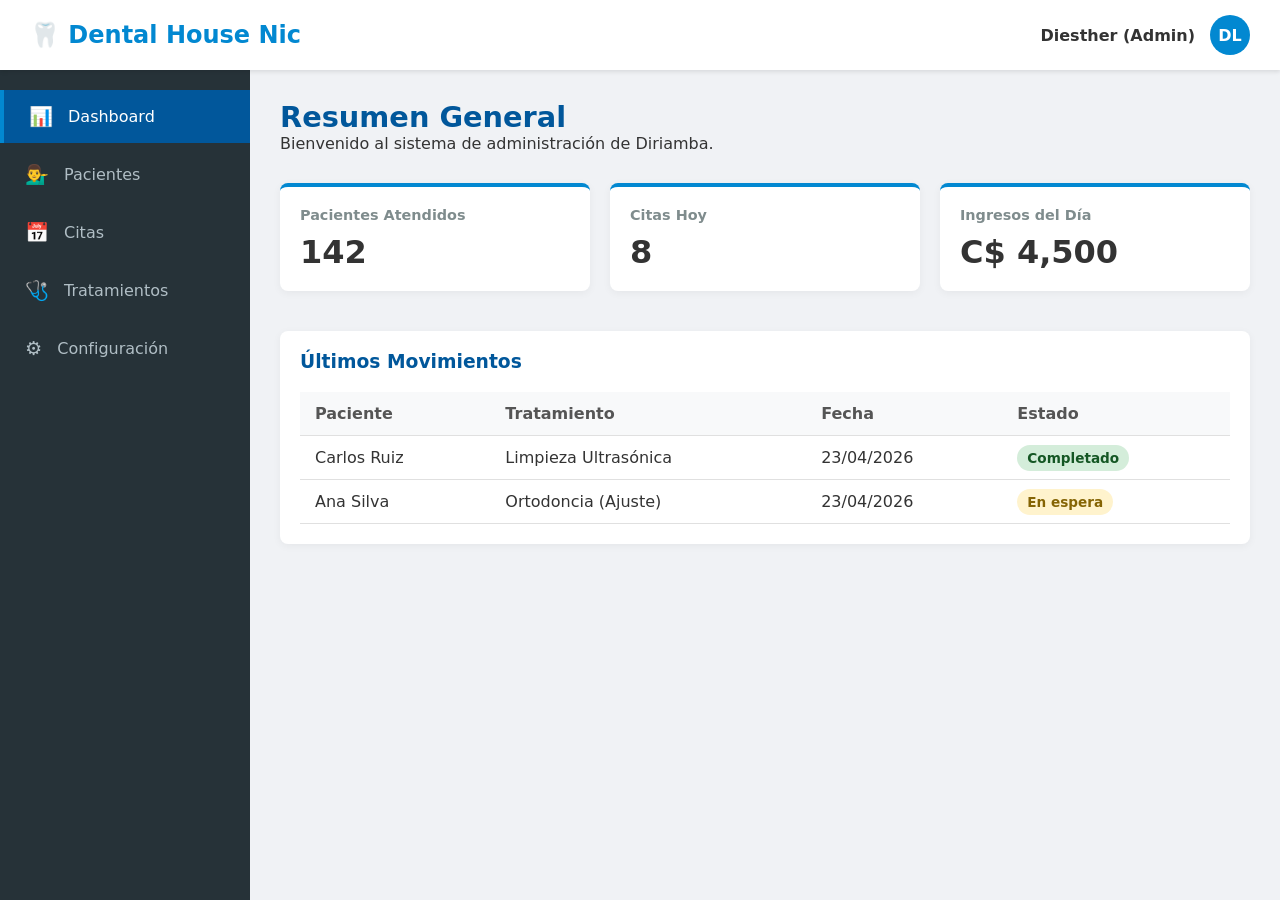
<file: Dashboard/index.html>
<!DOCTYPE html>
<html lang="es">
<head>
    <meta charset="UTF-8">
    <meta name="viewport" content="width=device-width, initial-scale=1.0">
    <title>Dental House Nic - Panel de Admin</title>
    <link rel="stylesheet" href="style.css">
</head>
<body>
    <header class="header">
        <div class="header-content">
            <h1 class="logo">🦷 Dental House Nic</h1>
            <div class="user-info">
                <span class="user-name">Diesther (Admin)</span>
                <div class="user-avatar">DL</div>
            </div>
        </div>
    </header>

    <div class="app-container">
        
        <aside class="sidebar">
            <nav class="sidebar-nav">
                <ul class="nav-list">
                    <li class="nav-item">
                        <a href="#dashboard" class="nav-link active">
                            <span class="nav-icon">📊</span>
                            <span class="nav-text">Dashboard</span>
                        </a>
                    </li>
                    <li class="nav-item">
                        <a href="#pacientes" class="nav-link">
                            <span class="nav-icon">💁‍♂️</span>
                            <span class="nav-text">Pacientes</span>
                        </a>
                    </li>
                    <li class="nav-item">
                        <a href="#citas" class="nav-link">
                            <span class="nav-icon">📅</span>
                            <span class="nav-text">Citas</span>
                        </a>
                    </li>
                    <li class="nav-item">
                        <a href="#tratamientos" class="nav-link">
                            <span class="nav-icon">🩺</span>
                            <span class="nav-text">Tratamientos</span>
                        </a>
                    </li>
                    <li class="nav-item">
                        <a href="#configuracion" class="nav-link">
                            <span class="nav-icon">⚙️</span>
                            <span class="nav-text">Configuración</span>
                        </a>
                    </li>
                </ul>
            </nav>
        </aside>

        <main class="main-content">
            <header class="main-header">
                <h2>Resumen General</h2>
                <p>Bienvenido al sistema de administración de Diriamba.</p>
            </header>

            <div class="kpi-cards">
                <div class="kpi-card">
                    <h3>Pacientes Atendidos</h3>
                    <p class="kpi-value">142</p>
                </div>
                <div class="kpi-card">
                    <h3>Citas Hoy</h3>
                    <p class="kpi-value">8</p>
                </div>
                <div class="kpi-card">
                    <h3>Ingresos del Día</h3>
                    <p class="kpi-value">C$ 4,500</p>
                </div>
            </div>

            <section class="recent-activity">
                <h3>Últimos Movimientos</h3>
                <table class="admin-table">
                    <thead>
                        <tr>
                            <th>Paciente</th>
                            <th>Tratamiento</th>
                            <th>Fecha</th>
                            <th>Estado</th>
                        </tr>
                    </thead>
                    <tbody>
                        <tr>
                            <td>Carlos Ruiz</td>
                            <td>Limpieza Ultrasónica</td>
                            <td>23/04/2026</td>
                            <td><span class="status completed">Completado</span></td>
                        </tr>
                        <tr>
                            <td>Ana Silva</td>
                            <td>Ortodoncia (Ajuste)</td>
                            <td>23/04/2026</td>
                            <td><span class="status pending">En espera</span></td>
                        </tr>
                    </tbody>
                </table>
            </section>
        </main>
    </div>
</body>
</html>
</file>
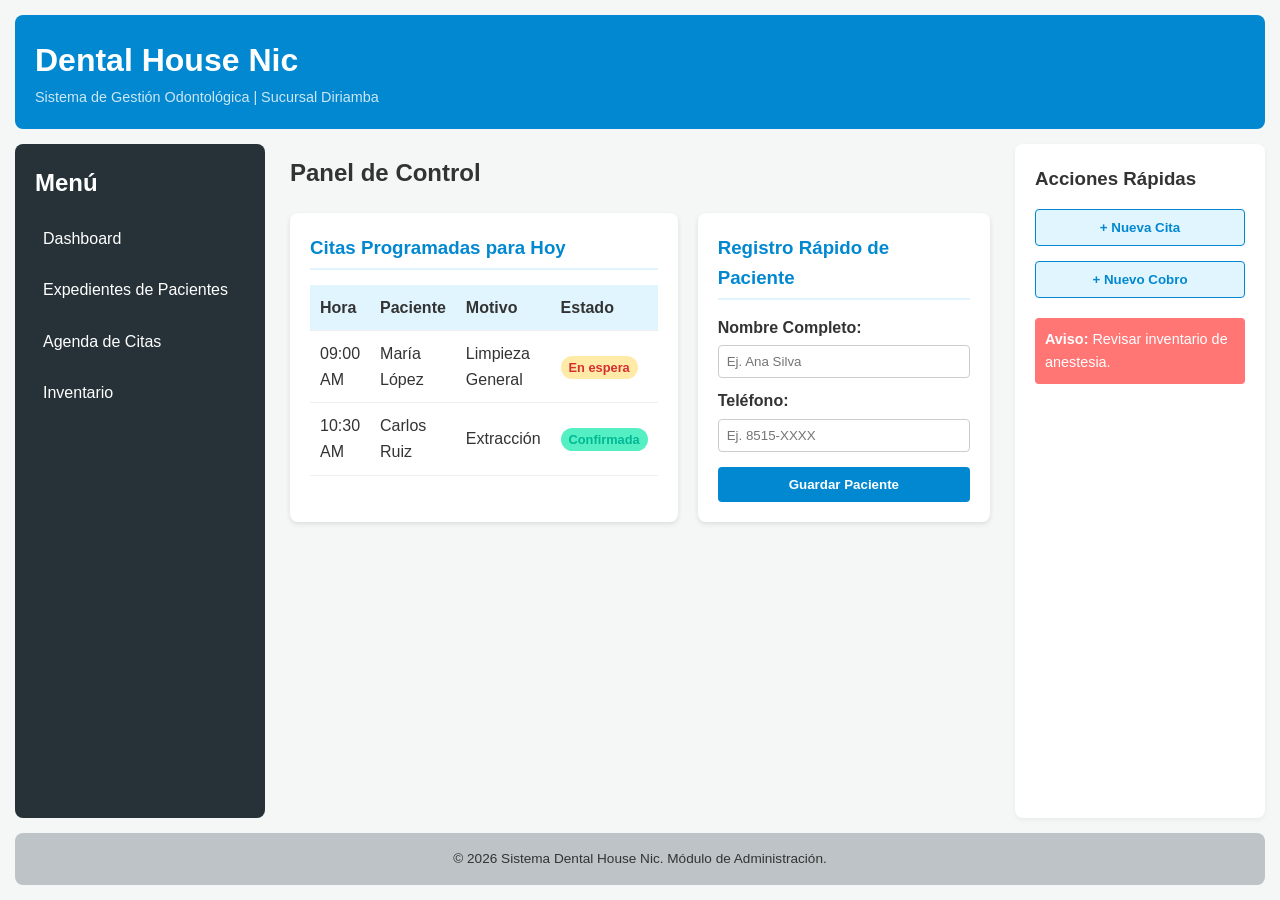
<file: grid/index.html>
<!DOCTYPE html>
<html lang="es">
<head>
    <meta charset="UTF-8">
    <meta name="viewport" content="width=device-width, initial-scale=1.0">
    <title>Dental House Nic - Dashboard</title>
    <link rel="stylesheet" href="style.css">
</head>
<body>
    <div class="page-layout">
        
        <header class="header">
            <h1>Dental House Nic</h1>
            <p>Sistema de Gestión Odontológica | Sucursal Diriamba</p>
        </header>

        <nav class="nav">
            <h2>Menú</h2>
            <ul>
                <li><a href="#dashboard">Dashboard</a></li>
                <li><a href="#pacientes">Expedientes de Pacientes</a></li>
                <li><a href="#citas">Agenda de Citas</a></li>
                <li><a href="#inventario">Inventario</a></li>
            </ul>
        </nav>

        <main class="main">
            <h2>Panel de Control</h2>
            
            <section class="dashboard-cards">
                <div class="card">
                    <h3>Citas Programadas para Hoy</h3>
                    <table class="data-table">
                        <thead>
                            <tr>
                                <th>Hora</th>
                                <th>Paciente</th>
                                <th>Motivo</th>
                                <th>Estado</th>
                            </tr>
                        </thead>
                        <tbody>
                            <tr>
                                <td>09:00 AM</td>
                                <td>María López</td>
                                <td>Limpieza General</td>
                                <td><span class="badge pending">En espera</span></td>
                            </tr>
                            <tr>
                                <td>10:30 AM</td>
                                <td>Carlos Ruiz</td>
                                <td>Extracción</td>
                                <td><span class="badge confirmed">Confirmada</span></td>
                            </tr>
                        </tbody>
                    </table>
                </div>

                <div class="card">
                    <h3>Registro Rápido de Paciente</h3>
                    <form class="quick-form">
                        <label for="nombre">Nombre Completo:</label>
                        <input type="text" id="nombre" name="nombre" placeholder="Ej. Ana Silva" required>
                        
                        <label for="telefono">Teléfono:</label>
                        <input type="tel" id="telefono" name="telefono" placeholder="Ej. 8515-XXXX" required>
                        
                        <button type="submit" class="btn-primary">Guardar Paciente</button>
                    </form>
                </div>
            </section>
        </main>

        <aside class="sidebar">
            <h3>Acciones Rápidas</h3>
            <button class="btn-secondary">+ Nueva Cita</button>
            <button class="btn-secondary">+ Nuevo Cobro</button>
            <div class="alert">
                <p><strong>Aviso:</strong> Revisar inventario de anestesia.</p>
            </div>
        </aside>

        <footer class="footer">
            <p>&copy; 2026 Sistema Dental House Nic. Módulo de Administración.</p>
        </footer>

    </div>
</body>
</html>
</file>
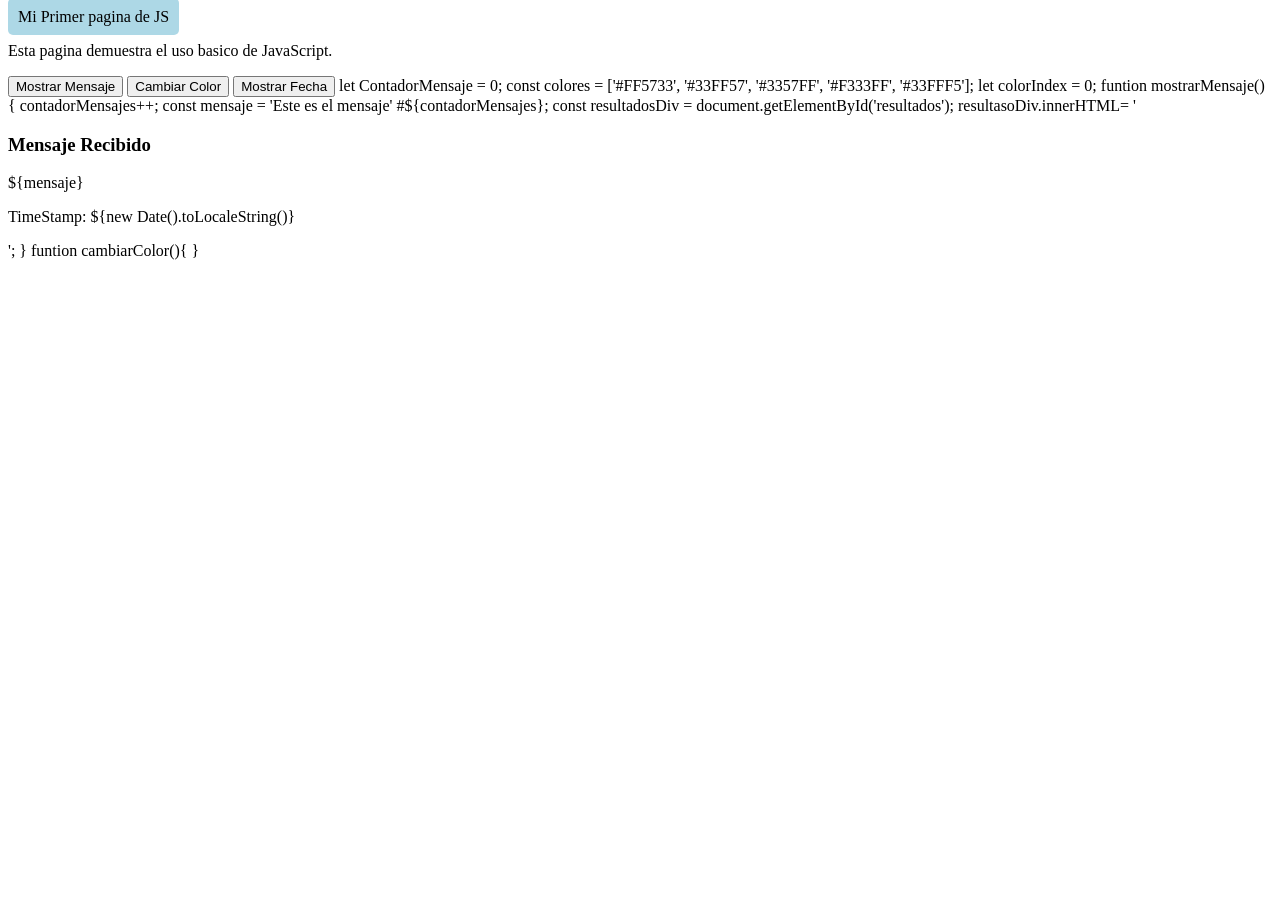
<file: JS/index.html>
<!DOCTYPE html>
<html lang="en">
<head>
    <meta charset="UTF-8">
    <meta name="viewport" content="width=device-width, initial-scale=1.0">
    <title>Document</title>
</head>
<body>
    <div class = "container">
        <span style = "background-color: lightblue; padding: 10px; border-radius: 5px;">Mi Primer pagina de JS
            
        </span> 

        
        <p>Esta pagina demuestra el uso basico de JavaScript.</p>

        <button onclick="mostrarMensaje()">Mostrar Mensaje</button>
        <button onclick="cambiarColor()">Cambiar Color</button>
        <button onclick="mostrarFecha()">Mostrar Fecha</button>

        <div id = "resultados" class = "result" style="display:none;">

        </div>

        <scrip>
            let ContadorMensaje = 0;
            const colores = ['#FF5733', '#33FF57', '#3357FF', '#F333FF', '#33FFF5'];
            let colorIndex = 0;

            funtion mostrarMensaje(){
                contadorMensajes++;
                const mensaje = 'Este es el mensaje' #${contadorMensajes};
                const resultadosDiv = document.getElementById('resultados');

                resultasoDiv.innerHTML= '
                    <h3>Mensaje Recibido</h3>
                    <p>${mensaje}</p>
                    <p>TimeStamp: ${new Date().toLocaleString()}</p>
                ';
                
            }
            funtion cambiarColor(){

            }
        </scrip>
    
</body>
</html>
</file>
<file: Dashboard/style.css>
:root {
    --primary: #0288d1;
    --primary-dark: #01579b;
    --sidebar-bg: #263238;
    --text-light: #ffffff;
    --text-dark: #333333;
    --bg-body: #f0f2f5;
    --border-color: #e0e0e0;
}

* {
    margin: 0;
    padding: 0;
    box-sizing: border-box;
    font-family: 'Segoe UI', system-ui, sans-serif;
}

body {
    background-color: var(--bg-body);
    color: var(--text-dark);
}


.header {
    background-color: white;
    box-shadow: 0 2px 4px rgba(0,0,0,0.1);
    position: sticky;
    top: 0;
    z-index: 100;
}

.header-content {
    display: flex;
    justify-content: space-between;
    align-items: center;
    padding: 15px 30px;
}

.logo {
    font-size: 1.5rem;
    color: var(--primary);
}

.user-info {
    display: flex;
    align-items: center;
    gap: 15px;
}

.user-name {
    font-weight: 600;
    color: var(--text-dark);
}

.user-avatar {
    background-color: var(--primary);
    color: white;
    width: 40px;
    height: 40px;
    border-radius: 50%;
    display: flex;
    align-items: center;
    justify-content: center;
    font-weight: bold;
}

.app-container {
    display: flex;
    min-height: calc(100vh - 70px); 
}


.sidebar {
    width: 250px;
    background-color: var(--sidebar-bg);
    color: var(--text-light);
    padding-top: 20px;
}

.nav-list {
    list-style: none;
}

.nav-item {
    margin-bottom: 5px;
}

.nav-link {
    display: flex;
    align-items: center;
    gap: 15px;
    padding: 15px 25px;
    color: #b0bec5;
    text-decoration: none;
    transition: all 0.3s ease;
}

.nav-link:hover, .nav-link.active {
    background-color: var(--primary-dark);
    color: white;
    border-left: 4px solid var(--primary);
}

.nav-icon {
    font-size: 1.2rem;
}


.main-content {
    flex: 1; 
    padding: 30px;
    overflow-y: auto;
}

.main-header {
    margin-bottom: 30px;
}

.main-header h2 {
    color: var(--primary-dark);
    font-size: 1.8rem;
}


.kpi-cards {
    display: grid;
    grid-template-columns: repeat(auto-fit, minmax(200px, 1fr));
    gap: 20px;
    margin-bottom: 40px;
}

.kpi-card {
    background: white;
    padding: 20px;
    border-radius: 8px;
    box-shadow: 0 2px 8px rgba(0,0,0,0.05);
    border-top: 4px solid var(--primary);
}

.kpi-card h3 {
    font-size: 0.9rem;
    color: #7f8c8d;
    margin-bottom: 10px;
}

.kpi-value {
    font-size: 2rem;
    font-weight: bold;
    color: var(--text-dark);
}


.recent-activity {
    background: white;
    padding: 20px;
    border-radius: 8px;
    box-shadow: 0 2px 8px rgba(0,0,0,0.05);
}

.recent-activity h3 {
    margin-bottom: 20px;
    color: var(--primary-dark);
}

.admin-table {
    width: 100%;
    border-collapse: collapse;
}

.admin-table th, .admin-table td {
    padding: 12px 15px;
    text-align: left;
    border-bottom: 1px solid var(--border-color);
}

.admin-table th {
    background-color: #f8f9fa;
    color: #555;
    font-weight: 600;
}


.status {
    padding: 5px 10px;
    border-radius: 20px;
    font-size: 0.85rem;
    font-weight: bold;
}

.status.completed {
    background-color: #d4edda;
    color: #155724;
}

.status.pending {
    background-color: #fff3cd;
    color: #856404;
}
</file>
<file: grid/style.css>
/* --- Variables de Color (Fáciles de cambiar) --- */
:root {
    --primary-color: #0288d1; /* Azul médico */
    --secondary-color: #e1f5fe;
    --dark-bg: #263238;
    --text-light: #ffffff;
    --text-dark: #333333;
    --bg-color: #f4f7f6;
}

/* --- Reseteo Básico --- */
* {
    box-sizing: border-box;
    margin: 0;
    padding: 0;
}

body {
    font-family: 'Segoe UI', Tahoma, Geneva, Verdana, sans-serif;
    background-color: var(--bg-color);
    color: var(--text-dark);
    line-height: 1.6;
}

/* --- GRID LAYOUT PRINCIPAL --- */
.page-layout {
    display: grid;
    gap: 15px;
    padding: 15px;
    min-height: 100vh;
    grid-template-areas: 
        "header"
        "nav"
        "main"
        "sidebar"
        "footer";
}

/* --- Estilos de las Áreas --- */
.header { 
    grid-area: header; 
    background: var(--primary-color); 
    color: var(--text-light); 
    padding: 20px; 
    border-radius: 8px;
}

.header p { opacity: 0.8; font-size: 0.9em; }

.nav { 
    grid-area: nav; 
    background: var(--dark-bg); 
    color: var(--text-light); 
    padding: 20px; 
    border-radius: 8px;
}

.nav ul { list-style: none; margin-top: 15px; }
.nav ul li { margin-bottom: 10px; }
.nav ul li a { 
    color: var(--text-light); 
    text-decoration: none; 
    display: block; 
    padding: 8px; 
    border-radius: 4px;
    transition: background 0.3s;
}
.nav ul li a:hover { background: var(--primary-color); }

.main { 
    grid-area: main; 
    padding: 10px; 
}

.sidebar { 
    grid-area: sidebar; 
    background: white; 
    padding: 20px; 
    border-radius: 8px; 
    box-shadow: 0 2px 5px rgba(0,0,0,0.05);
}

.footer { 
    grid-area: footer;  
    background: #bdc3c7; 
    text-align: center; 
    padding: 15px; 
    border-radius: 8px;
    font-size: 0.85em;
}

/* --- Componentes Internos (Tarjetas, Botones, Formularios) --- */
.dashboard-cards {
    display: grid;
    gap: 20px;
    margin-top: 20px;
}

.card {
    background: white;
    padding: 20px;
    border-radius: 8px;
    box-shadow: 0 2px 5px rgba(0,0,0,0.1);
}

.card h3 {
    margin-bottom: 15px;
    color: var(--primary-color);
    border-bottom: 2px solid var(--secondary-color);
    padding-bottom: 5px;
}

/* Tabla de datos */
.data-table {
    width: 100%;
    border-collapse: collapse;
}
.data-table th, .data-table td {
    padding: 10px;
    text-align: left;
    border-bottom: 1px solid #eee;
}
.data-table th { background-color: var(--secondary-color); }

/* Badges (Etiquetas de estado) */
.badge { padding: 4px 8px; border-radius: 12px; font-size: 0.8em; font-weight: bold; }
.pending { background: #ffeaa7; color: #d63031; }
.confirmed { background: #55efc4; color: #00b894; }

/* Formularios */
.quick-form label { display: block; margin-top: 10px; font-weight: bold; }
.quick-form input { 
    width: 100%; 
    padding: 8px; 
    margin-top: 5px; 
    border: 1px solid #ccc; 
    border-radius: 4px;
}

/* Botones */
button { cursor: pointer; padding: 10px 15px; border: none; border-radius: 4px; font-weight: bold; width: 100%; margin-top: 15px; transition: 0.3s;}
.btn-primary { background: var(--primary-color); color: white; }
.btn-primary:hover { background: #026aa7; }
.btn-secondary { background: var(--secondary-color); color: var(--primary-color); border: 1px solid var(--primary-color); }
.btn-secondary:hover { background: var(--primary-color); color: white; }

/* Alertas */
.alert { background: #ff7675; color: white; padding: 10px; border-radius: 4px; margin-top: 20px; font-size: 0.9em; }

/* --- Diseño para Escritorio (Pantallas de más de 900px) --- */
@media (min-width: 900px) {
    .page-layout {
        grid-template-columns: 250px 1fr 250px;
        grid-template-rows: auto 1fr auto;
        grid-template-areas: 
            "header header  header"
            "nav    main    sidebar"
            "footer footer  footer";
    }
    
    .dashboard-cards {
        grid-template-columns: 1fr 1fr; /* Dos columnas para las tarjetas internas */
    }
}
</file>
